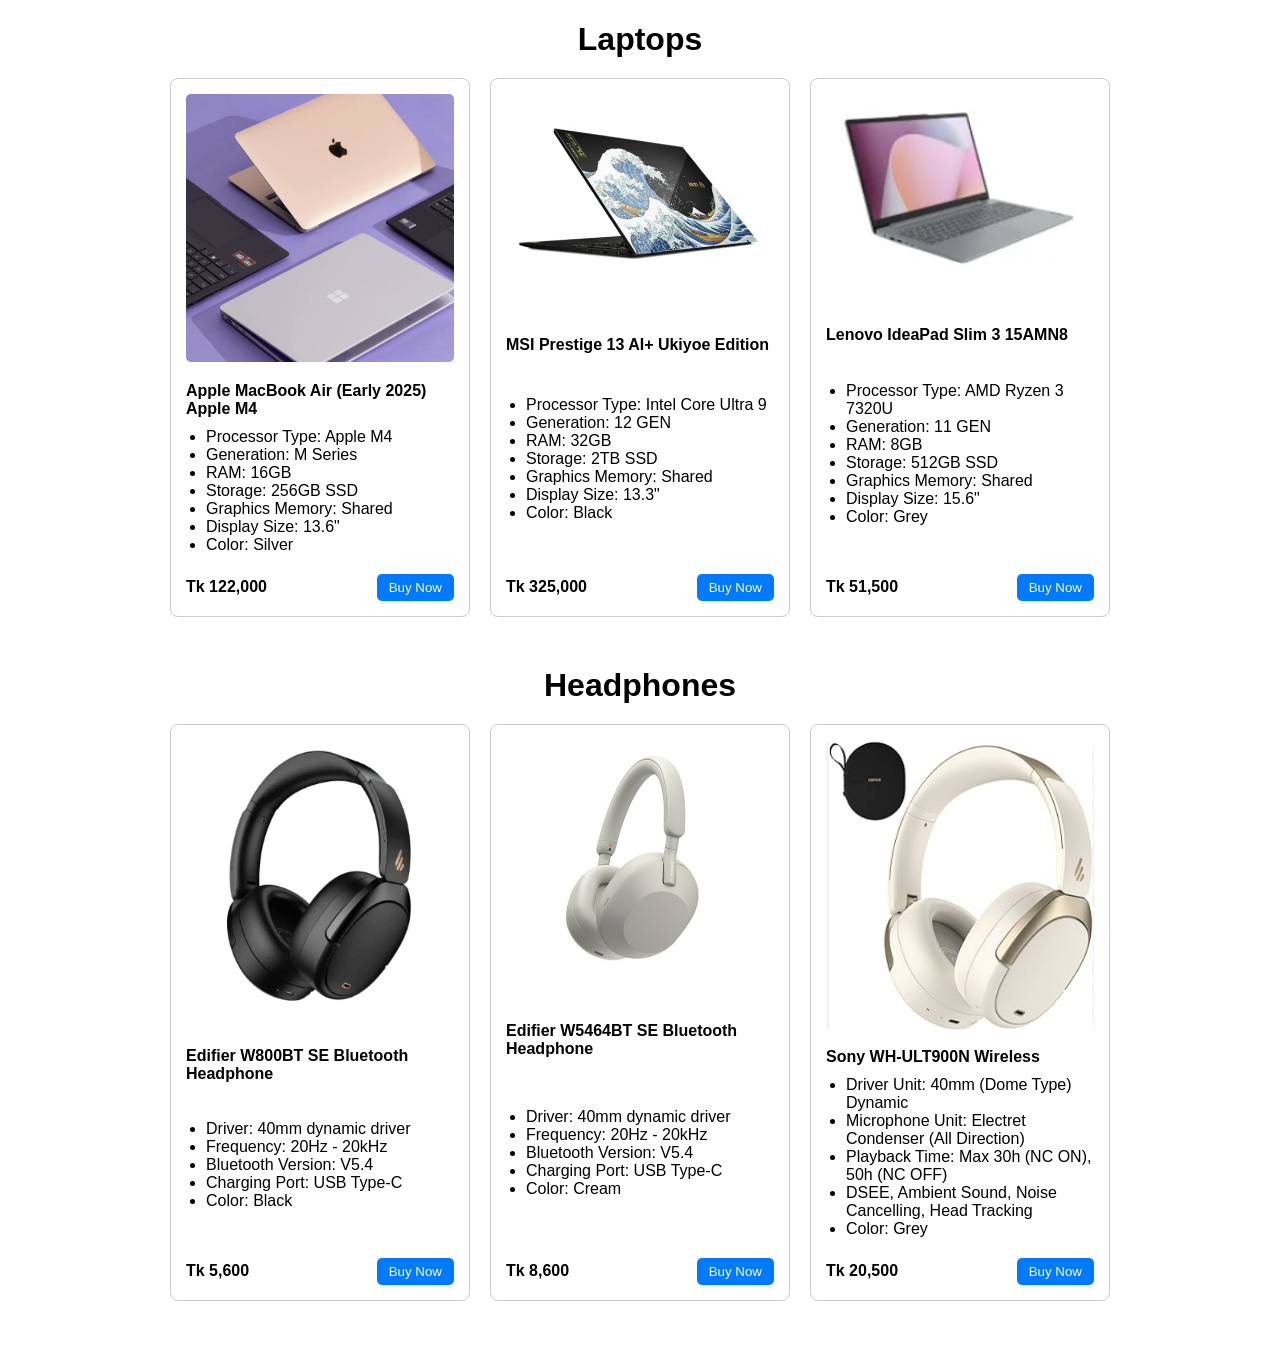
<file: lab-1/index.html>
<!DOCTYPE html>
<html>
<head>
    <title>Techo</title>
    <link rel="stylesheet" href="style.css">
</head>

<body>

<!-- Laptop Section -->
<div class="section">
    <h1>Laptops</h1>
    <div class="products-row">
        <div class="product-card">
            <img src="l1.png" alt="">
            <div class="card-footer">
            <h3>Apple MacBook Air (Early 2025) Apple M4</h3>
            </div>
            <ul>
                <li>Processor Type: Apple M4</li>
                <li>Generation: M Series</li>
                <li>RAM: 16GB</li>
                <li>Storage: 256GB SSD</li>
                <li>Graphics Memory: Shared</li>
                <li>Display Size: 13.6"</li>
                <li>Color: Silver</li>
            </ul>
            <div class="card-footer">
                <p>Tk 122,000</p>
                <button>Buy Now</button>
            </div>
        </div>

        <div class="product-card">
            <img src="l2.png" alt="">
            <div class="card-footer">
            <h3>MSI Prestige 13 AI+ Ukiyoe Edition</h3>
            </div>
            <ul>
                <li>Processor Type: Intel Core Ultra 9</li>
                <li>Generation: 12 GEN</li>
                <li>RAM: 32GB</li>
                <li>Storage: 2TB SSD</li>
                <li>Graphics Memory: Shared</li>
                <li>Display Size: 13.3"</li>
                <li>Color: Black</li>
            </ul>
            <div class="card-footer">
                <p>Tk 325,000</p>
                <button>Buy Now</button>
            </div>
        </div>

        <div class="product-card">
            <img src="l3.png" alt="">
            <h3>Lenovo IdeaPad Slim 3 15AMN8</h3>
            <ul>
                <li>Processor Type: AMD Ryzen 3 7320U</li>
                <li>Generation: 11 GEN</li>
                <li>RAM: 8GB</li>
                <li>Storage: 512GB SSD</li>
                <li>Graphics Memory: Shared</li>
                <li>Display Size: 15.6"</li>
                <li>Color: Grey</li>
            </ul>
            <div class="card-footer">
            <p>Tk 51,500</p>
            <button>Buy Now</button>
            </div>
        </div>
    </div>
</div>

<!-- Headphone Section -->
<div class="section">
    <h1>Headphones</h1>
    <div class="products-row">
        <div class="product-card">
            <img src="h1.png" alt="">
            <h3>Edifier W800BT SE Bluetooth Headphone</h3>
            <ul>
                <li>Driver: 40mm dynamic driver</li>
                <li>Frequency: 20Hz - 20kHz</li>
                <li>Bluetooth Version: V5.4</li>
                <li>Charging Port: USB Type-C</li>
                <li>Color: Black</li>
            </ul>
            <div class="card-footer">
            <p>Tk 5,600</p>
            <button>Buy Now</button>
            </div>
        </div>

        <div class="product-card">
            <img src="h2.png" alt="">
            <h3>Edifier W5464BT SE Bluetooth Headphone</h3>
            <ul>
                <li>Driver: 40mm dynamic driver</li>
                <li>Frequency: 20Hz - 20kHz</li>
                <li>Bluetooth Version: V5.4</li>
                <li>Charging Port: USB Type-C</li>
                <li>Color: Cream</li>
            </ul>
            <div class="card-footer">
            <p>Tk 8,600</p>
            <button>Buy Now</button>
            </div>
        </div>

        <div class="product-card">
            <img src="h3.png" alt="">
            <h3>Sony WH-ULT900N Wireless</h3>
            <ul>
                <li>Driver Unit: 40mm (Dome Type) Dynamic</li>
                <li>Microphone Unit: Electret Condenser (All Direction)</li>
                <li>Playback Time: Max 30h (NC ON), 50h (NC OFF)</li>
                <li>DSEE, Ambient Sound, Noise Cancelling, Head Tracking</li>
                <li>Color: Grey</li>
            </ul>
            <div class="card-footer">
            <p>Tk 20,500</p>
            <button>Buy Now</button>
            </div>
        </div>
    </div>
</div>

</body>
</html>
</file>
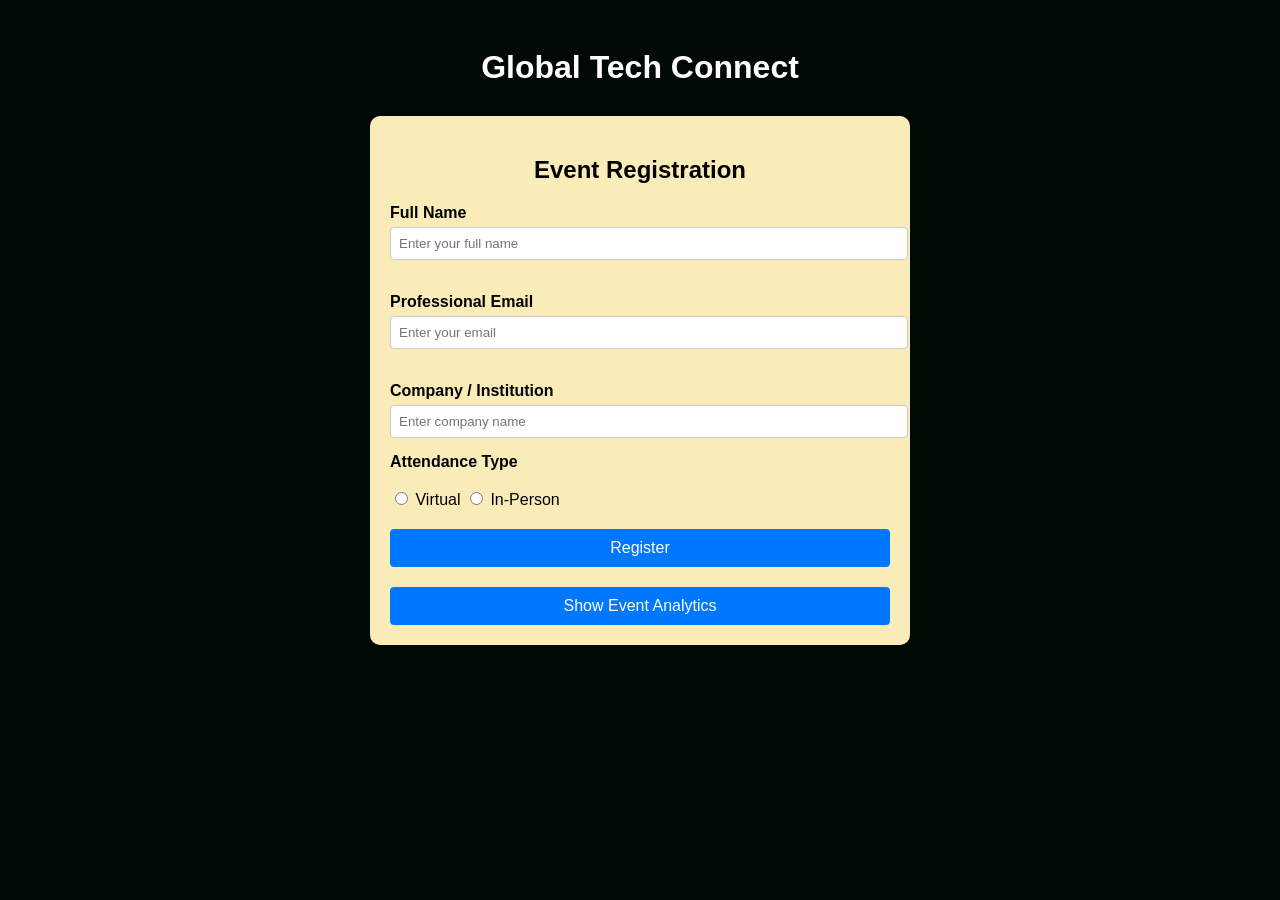
<file: lab-3/index.html>
<!DOCTYPE html>
<html lang="en">
<head>
<meta charset="UTF-8">
<meta name="viewport" content="width=device-width, initial-scale=1.0">

<link rel="stylesheet" href="style.css">
<script src="script.js" defer></script>

<title>Global Tech Connect</title>
</head>

<body>

<h1>Global Tech Connect</h1>


<form onsubmit="return registerEvent();">

    <h2>Event Registration</h2>

<label for="name">Full Name</label>
<input type="text" id="name" placeholder="Enter your full name">
<span id="nameErr"></span><br>

<label for="email">Professional Email</label>
<input type="text" id="email" placeholder="Enter your email">
<span id="emailErr"></span><br>

<label for="company">Company / Institution</label>
<input type="text" id="company" placeholder="Enter company name"><br>

<label>Attendance Type</label><br>
<input type="radio" name="attendance" value="Virtual"> Virtual
<input type="radio" name="attendance" value="In-Person"> In-Person
<span id="attendanceErr"></span><br>

<button type="submit">Register</button>
<button type="button" id="analyticsBtn" onclick="toggleAnalytics()">Show Event Analytics</button>

</form>

<div id="analyticsPanel" style="display:none;">
<p >Total Number of Registrants:  <span id="totalCount">0</span></p>
<p>Virtual Attendance: <span id="virtualCount">0</span></p>
<p>In-Person Attendance: <span id="inpersonCount">0</span></p>
</div>

</body>
</html>
</file>
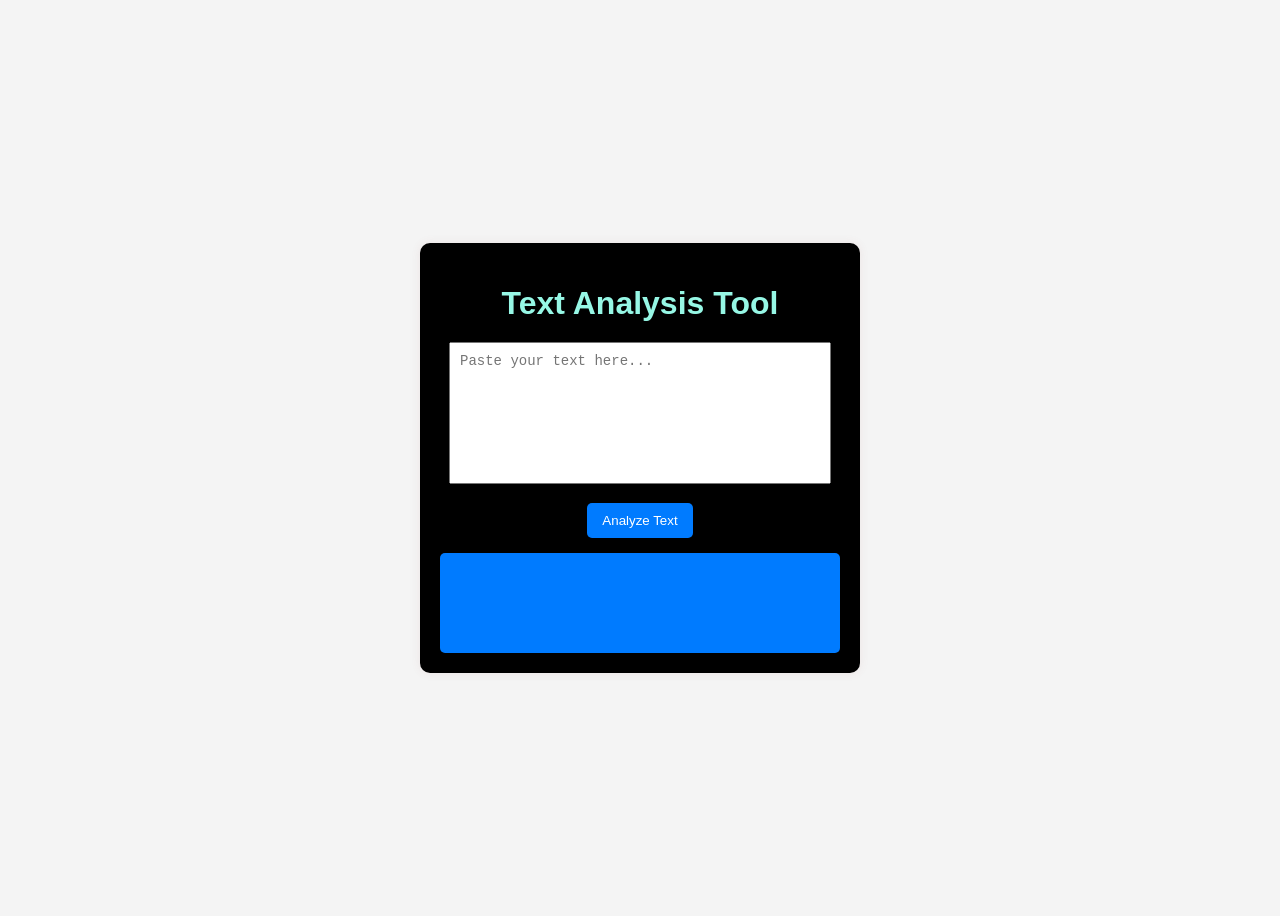
<file: lab-4/index.html>
<!DOCTYPE html>
<html lang="en">
<head>
    <meta charset="UTF-8">
    <title>Text Analysis Tool</title>
    <link rel="stylesheet" href="style.css">
</head>
<body>

    <div class="container">
        <h1>Text Analysis Tool</h1>

        <textarea id="textInput" placeholder="Paste your text here..."></textarea>

        <button onclick="analyzeText()">Analyze Text</button>

        <div id="result" class="result-box"></div>
    </div>

    <script src="script.js"></script>
</body>
</html>
</file>
<file: lab-1/style.css>
body {
    font-family: Arial, sans-serif;
    margin: 20px;
}

.section {
    margin-bottom: 50px;
}

.section h1 {
    text-align: center;
    margin-bottom: 20px;
}

.products-row {
    display: flex;
    flex-wrap: wrap;
    justify-content: center;
    gap: 20px;
    align-items: stretch;
}

.product-card {
    display: flex;
    flex-direction: column;
    justify-content: space-between; 
    border: 1px solid #ccc;
    border-radius: 8px;
    padding: 15px;
    width: 300px;
    box-sizing: border-box;
    text-align: left;
}

.product-card img {
    max-width: 100%;
    height: auto;
    border-radius: 5px;
    margin-bottom: 10px;
}

.product-card h3 {
    font-size: 16px;
    margin: 0 0 10px 0;
}

.product-card ul {
    padding-left: 20px;
    margin: 0 0 10px 0;
}

.card-footer {
    display: flex;
    justify-content: space-between;
    align-items: center;
    margin-top: 10px;
}

.card-footer p {
    font-weight: bold;
    margin: 0;
}

.card-footer button {
    padding: 6px 12px;
    background-color: #007bff;
    color: white;
    border: none;
    border-radius: 5px;
    cursor: pointer;
}

.card-footer button:hover {
    background-color: #0056b3;
}

/* Responsive */
@media (max-width: 1000px) {
    .product-card {
        width: 45%;
    }
}

@media (max-width: 600px) {
    .product-card {
        width: 100%;
    }
}
</file>
<file: lab-3/style.css>
body {
    font-family: Arial, sans-serif;
    background-color: #000904;
    padding: 20px;
}

h1 {
    text-align: center;
    color: rgb(255, 255, 255);
    margin-bottom: 30px;
}

h2 {
    text-align: center;
    margin-bottom: 20px;
}

form {
    max-width: 500px;
    margin: auto;
    background: #faecb8;
    padding: 20px;
    border-radius: 10px;
    box-shadow: 0 0 10px rgba(0,0,0,0.1);
}

label {
    display: block;
    margin-top: 15px;
    font-weight: bold;
}

input[type="text"], input[type="email"] {
    width: 100%;
    padding: 8px;
    margin-top: 5px;
    border-radius: 4px;
    border: 1px solid #ccc;
}

span {
    color: rgb(255, 0, 0);
    font-size: 14px;
}

button {
    margin-top: 20px;
    padding: 10px;
    width: 100%;
    background-color: #0077ff;
    color: white;
    border: none;
    border-radius: 4px;
    cursor: pointer;
    font-size: 16px;
}

button:hover {
    background-color: #000000;
    
}

#analyticsPanel {
    max-width: 500px;
    margin: 15px auto;
    padding: 15px;
    background: #000000;
    border-radius: 6px;
    border: 1px solid #ffffff;
    color: rgb(255, 255, 255);
}
</file>
<file: lab-4/style.css>
body {
    font-family: Arial, sans-serif;
    background: #f4f4f4;
    display: flex;
    justify-content: center;
    align-items: center;
    height: 100vh;
}

.container {
    background: rgb(0, 0, 0);
    padding: 20px;
    width: 400px;
    border-radius: 10px;
    box-shadow: 0 0 10px rgba(169, 92, 92, 0.1);
    text-align: center;
}

textarea {
    width: 90%;
    height: 120px;
    margin-bottom: 15px;
    padding: 10px;
    font-size: 14px;
    resize: none;
}

h1 {
    margin-bottom: 20px;
    color: #96f7e5;
}

button {
    padding: 10px 15px;
    background: #007BFF;
    color: white;
    border: none;
    cursor: pointer;
    border-radius: 5px;
}

button:hover {
    background: #0056b3;
}

.result-box {
    margin-top: 15px;
    padding: 10px;
    background: #007BFF;
    border-radius: 5px;
    text-align: left;
    min-height: 80px;
    color: #ffffff;
}
</file>
